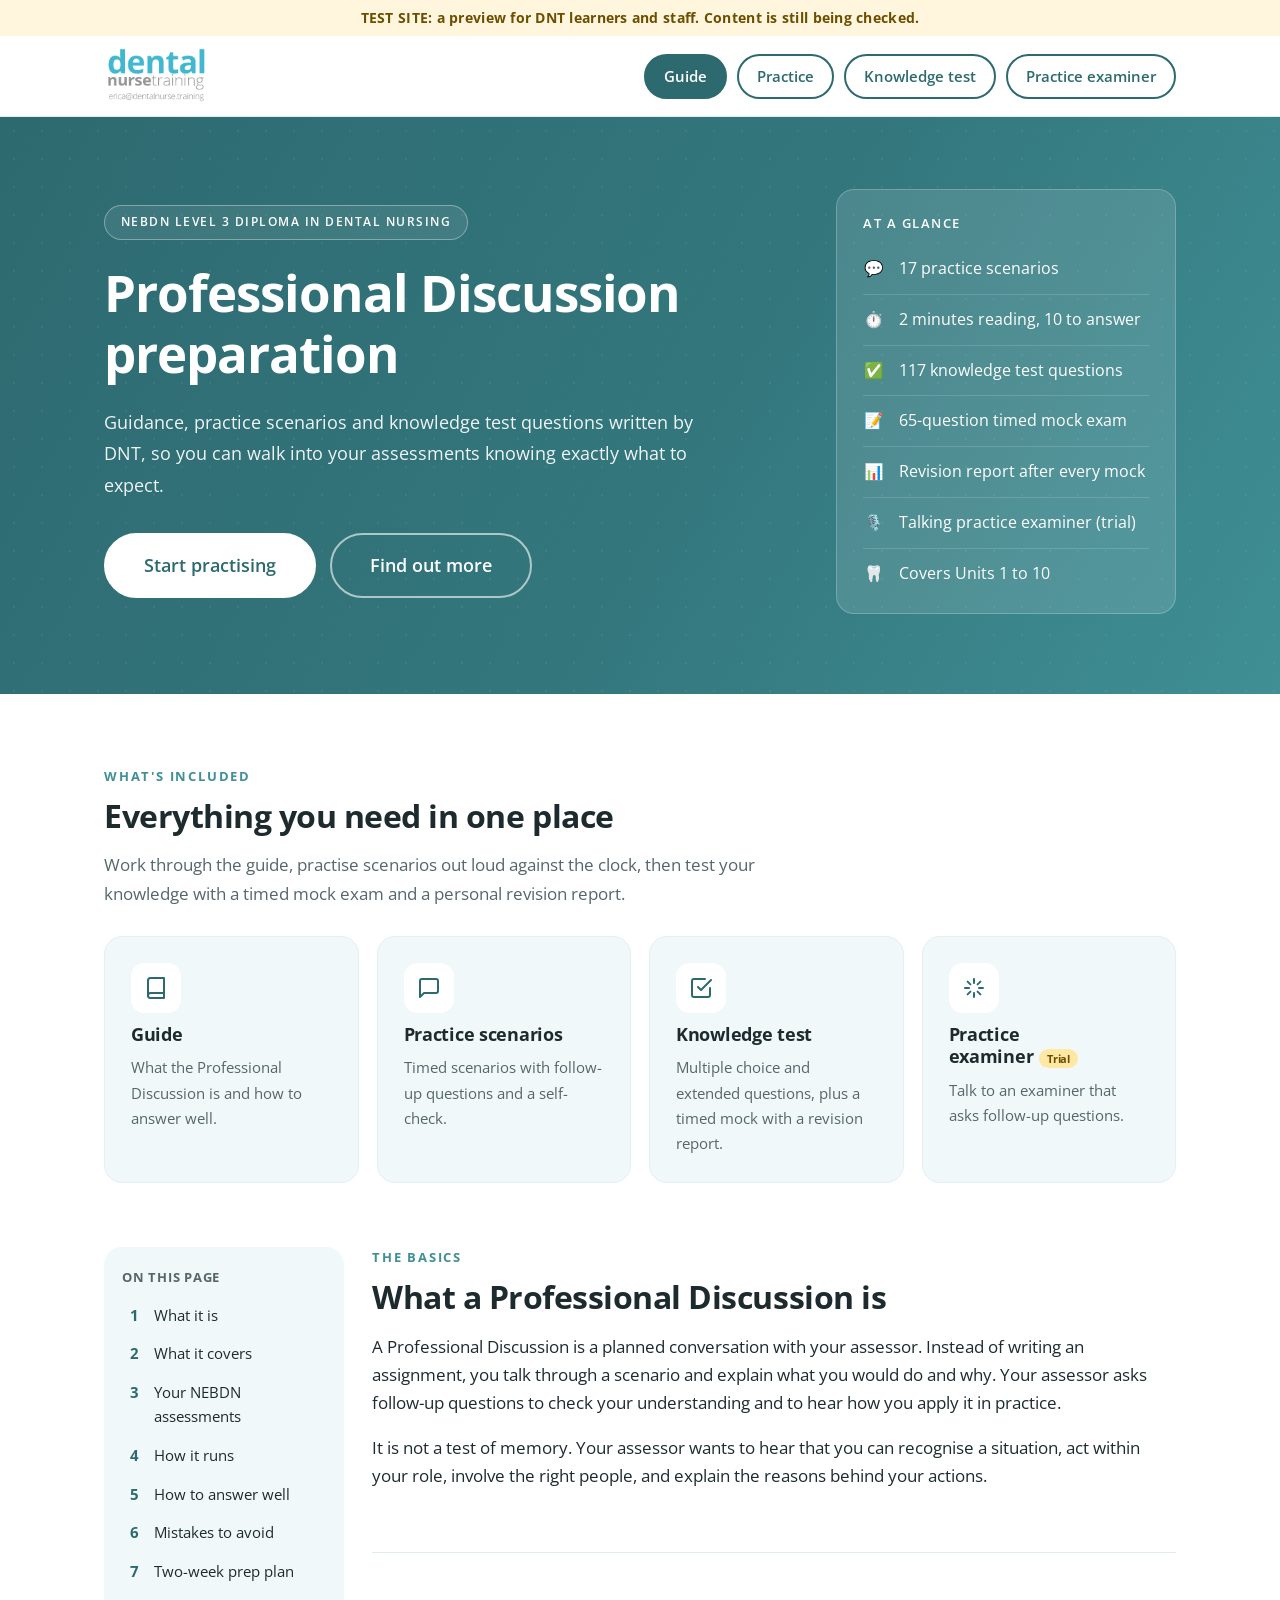
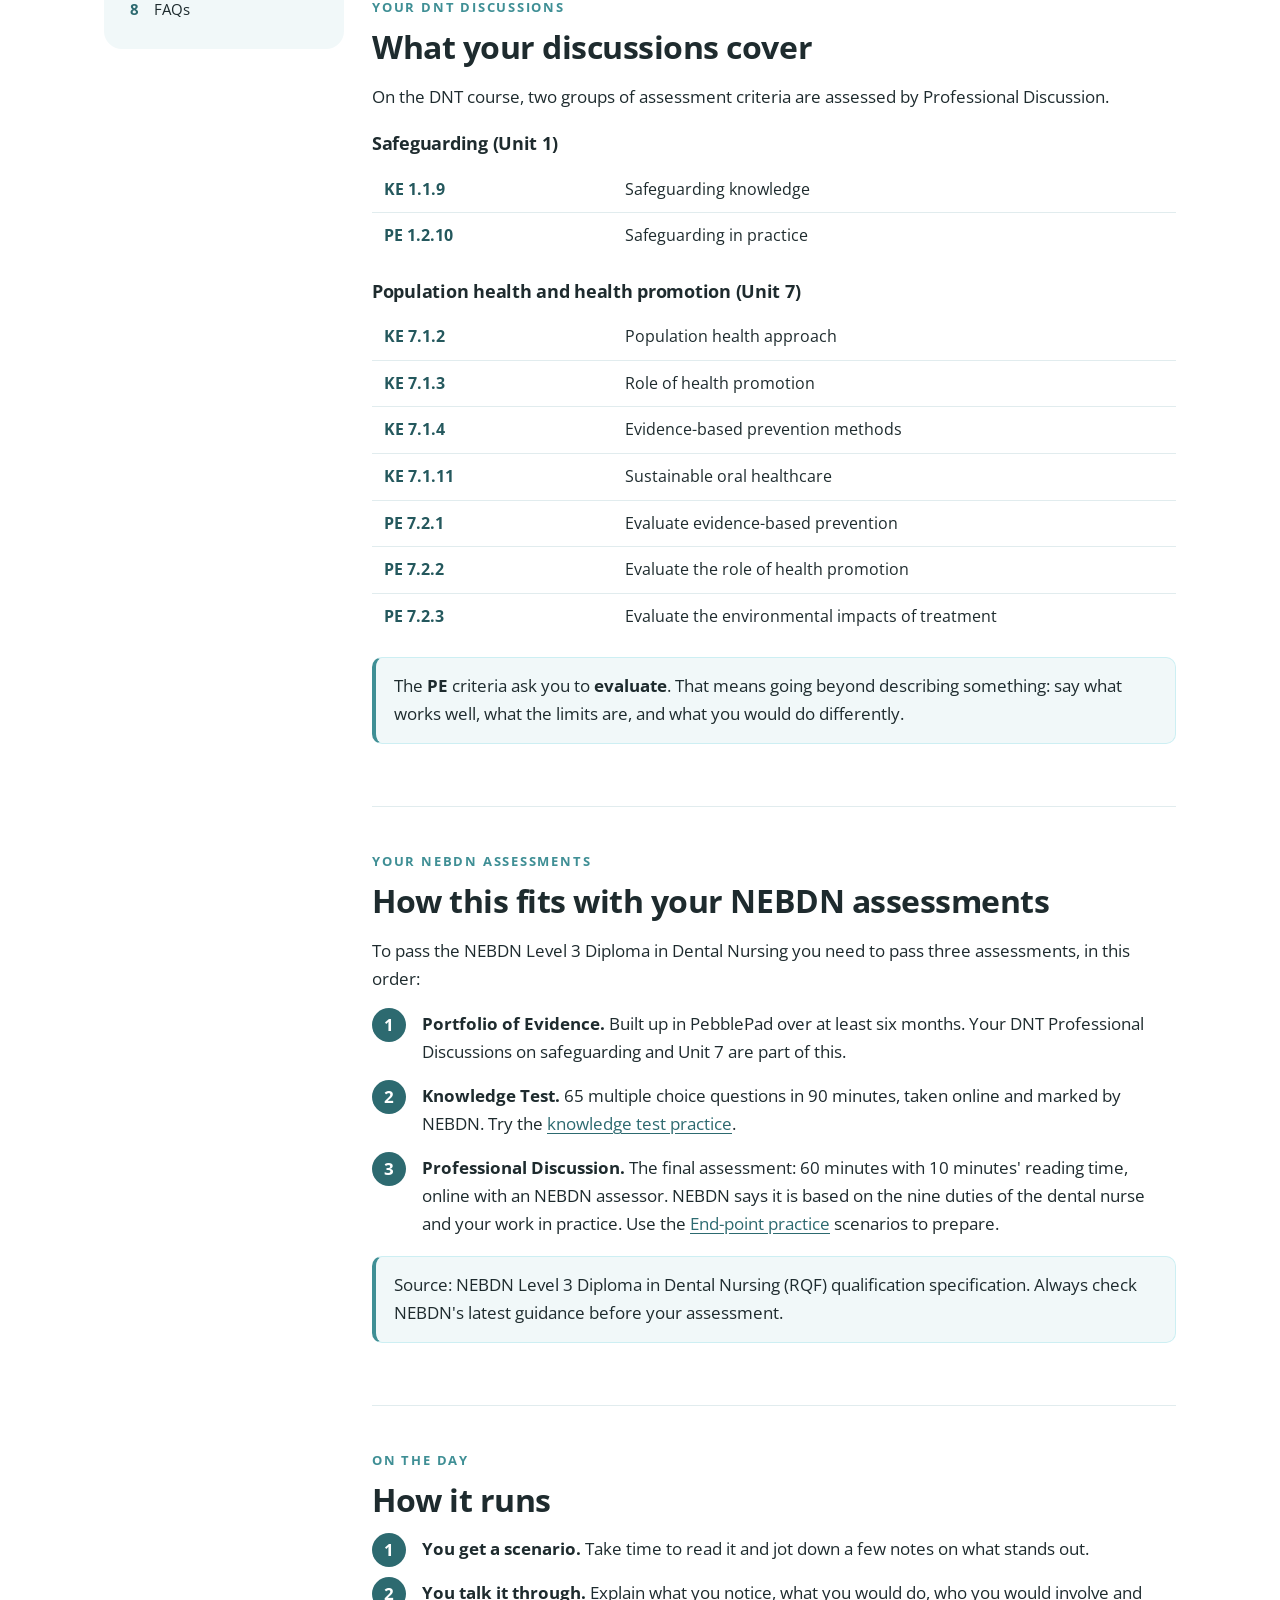
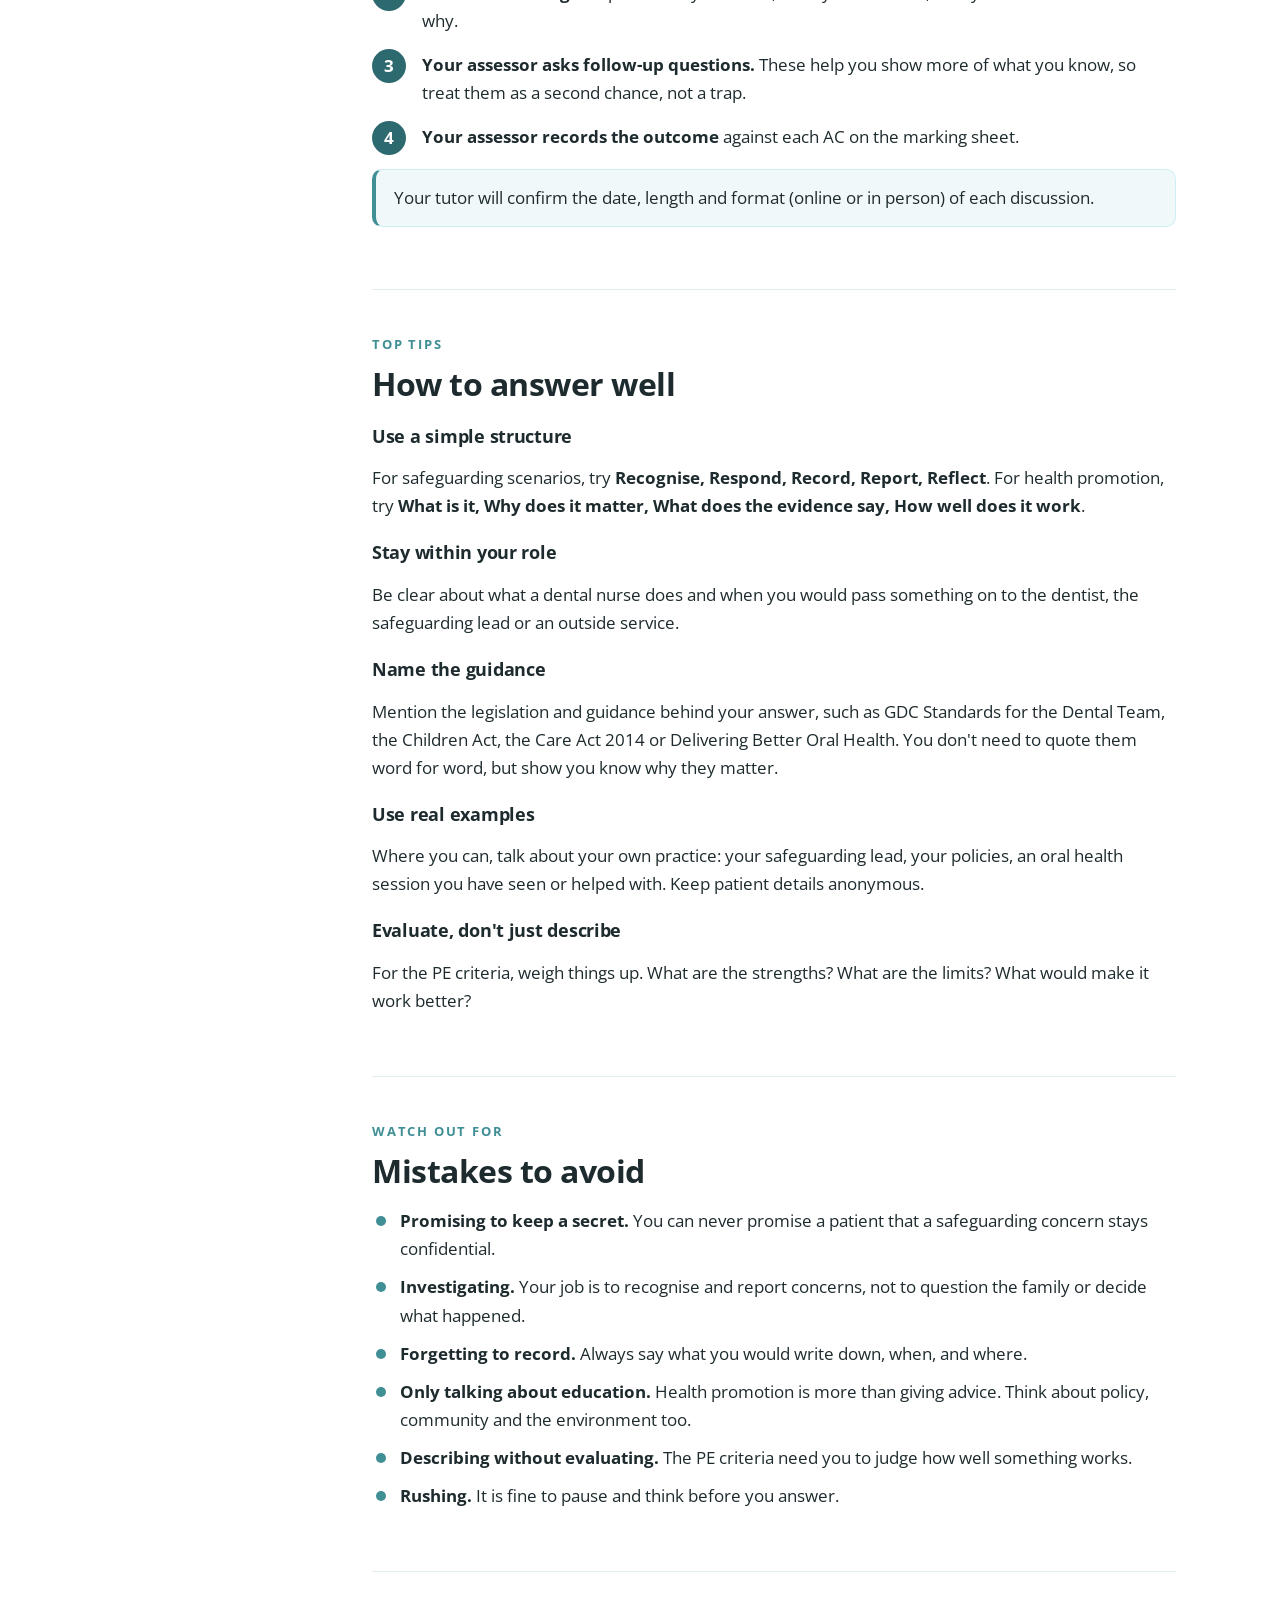
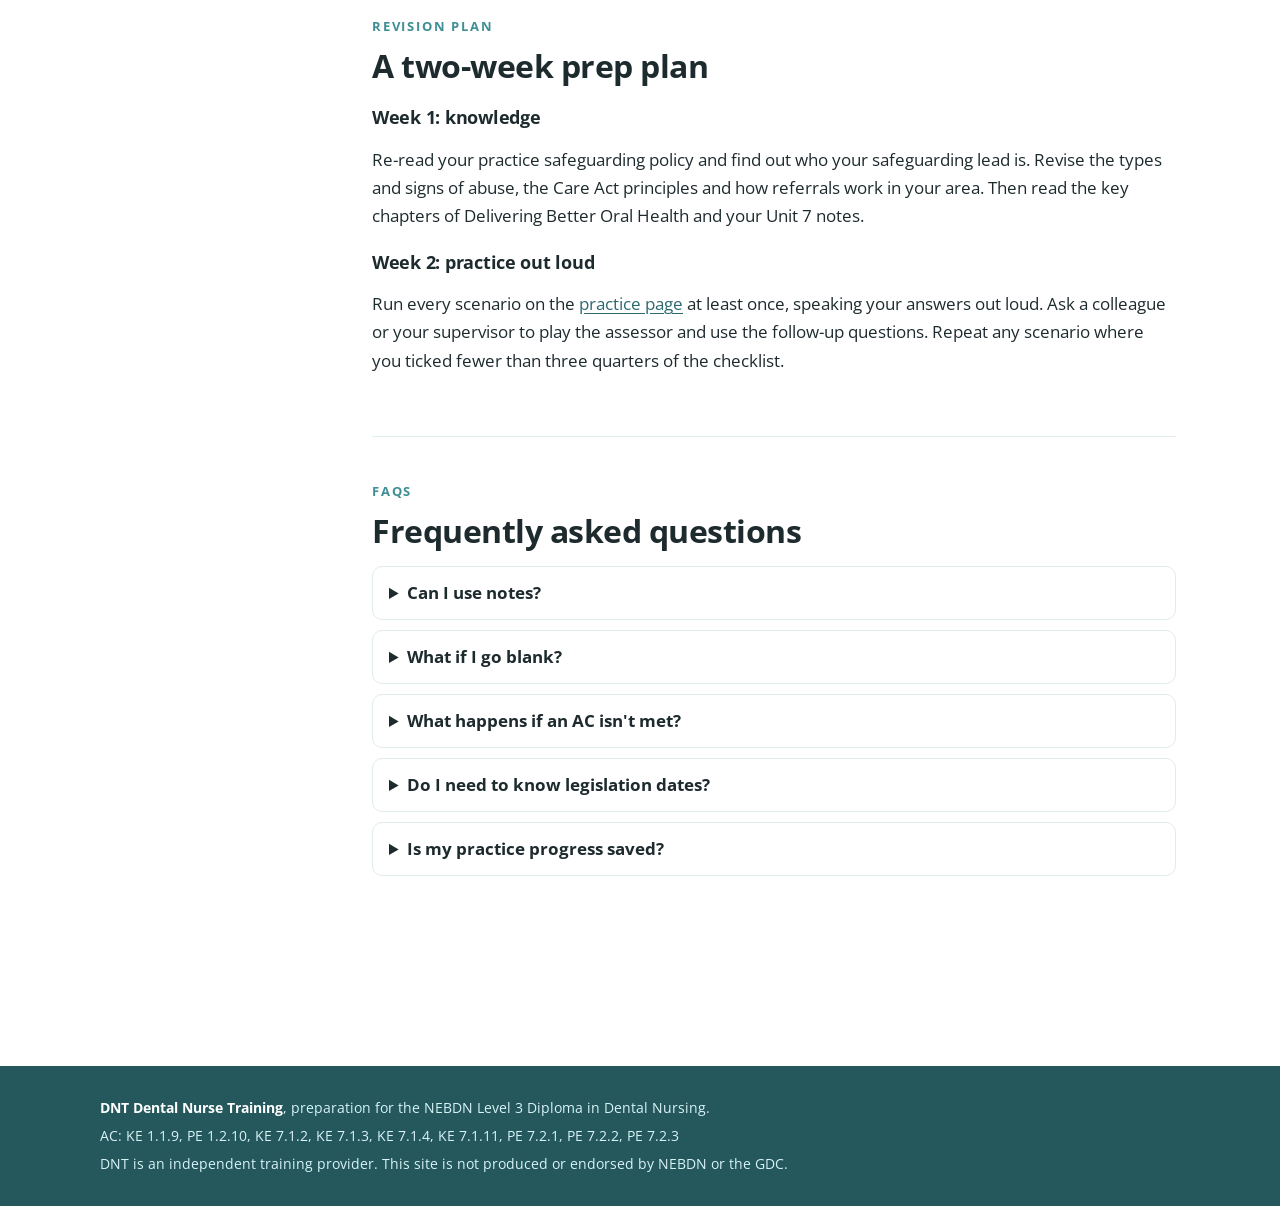
<file: index.html>
<!doctype html>
<html lang="en-GB">
<head>
<meta charset="utf-8">
<meta name="viewport" content="width=device-width, initial-scale=1">
<title>Guide | DNT Professional Discussion Prep</title>
<meta name="description" content="How to prepare for your DNT Professional Discussion on safeguarding and health promotion.">
<meta name="robots" content="noindex">
<link rel="icon" href="assets/dnt-logo.png">
<link rel="stylesheet" href="assets/style.css">
</head>
<body>
<div class="test-banner">TEST SITE: a preview for DNT learners and staff. Content is still being checked.</div>
<header class="site-header">
  <div class="inner">
    <a class="logo-box" href="index.html"><img src="assets/dnt-logo.png" alt="DNT logo"></a>
    <span class="brand">Dental Nurse Training</span>
    <nav class="site-nav" aria-label="Main">
      <a href="index.html" aria-current="page">Guide</a>
      <a href="practice.html">Practice</a>
      <a href="knowledge.html">Knowledge test</a>
      <a href="assessor.html">Practice examiner</a>
    </nav>
  </div>
</header>
<div class="hero"><div class="inner"><div class="hero-grid">
  <div>
    <span class="eyebrow">NEBDN Level 3 Diploma in Dental Nursing</span>
    <h1>Professional Discussion preparation</h1>
    <p>Guidance, practice scenarios and knowledge test questions written by DNT, so you can walk into your assessments knowing exactly what to expect.</p>
    <div class="btn-row">
      <a class="btn light" href="practice.html">Start practising</a>
      <a class="btn ghost" href="#what">Find out more</a>
    </div>
  </div>
  <aside class="glance" aria-label="At a glance">
    <h2>At a glance</h2>
    <ul>
      <li><span class="em">💬</span> 17 practice scenarios</li>
      <li><span class="em">⏱️</span> 2 minutes reading, 10 to answer</li>
      <li><span class="em">✅</span> 117 knowledge test questions</li>
      <li><span class="em">📝</span> 65-question timed mock exam</li>
      <li><span class="em">📊</span> Revision report after every mock</li>
      <li><span class="em">🎙️</span> Talking practice examiner (trial)</li>
      <li><span class="em">🦷</span> Covers Units 1 to 10</li>
    </ul>
  </aside>
</div></div></div>
<div class="features">
  <span class="label">What's included</span>
  <h2>Everything you need in one place</h2>
  <p class="lead" style="max-width:680px;margin:0 0 28px">Work through the guide, practise scenarios out loud against the clock, then test your knowledge with a timed mock exam and a personal revision report.</p>
  <div class="grid">
      <a class="card feature" href="index.html#what">
        <div class="icon"><svg viewBox="0 0 24 24" fill="none" stroke="currentColor" stroke-width="2" stroke-linecap="round" stroke-linejoin="round"><path d="M4 19.5A2.5 2.5 0 0 1 6.5 17H20"/><path d="M6.5 2H20v20H6.5A2.5 2.5 0 0 1 4 19.5v-15A2.5 2.5 0 0 1 6.5 2z"/></svg></div>
        <h3>Guide</h3>
        <p>What the Professional Discussion is and how to answer well.</p>
      </a>
      <a class="card feature" href="practice.html">
        <div class="icon"><svg viewBox="0 0 24 24" fill="none" stroke="currentColor" stroke-width="2" stroke-linecap="round" stroke-linejoin="round"><path d="M21 15a2 2 0 0 1-2 2H7l-4 4V5a2 2 0 0 1 2-2h14a2 2 0 0 1 2 2z"/></svg></div>
        <h3>Practice scenarios</h3>
        <p>Timed scenarios with follow-up questions and a self-check.</p>
      </a>
      <a class="card feature" href="knowledge.html">
        <div class="icon"><svg viewBox="0 0 24 24" fill="none" stroke="currentColor" stroke-width="2" stroke-linecap="round" stroke-linejoin="round"><path d="M9 11l3 3L22 4"/><path d="M21 12v7a2 2 0 0 1-2 2H5a2 2 0 0 1-2-2V5a2 2 0 0 1 2-2h11"/></svg></div>
        <h3>Knowledge test</h3>
        <p>Multiple choice and extended questions, plus a timed mock with a revision report.</p>
      </a>
      <a class="card feature" href="assessor.html">
        <div class="icon"><svg viewBox="0 0 24 24" fill="none" stroke="currentColor" stroke-width="2" stroke-linecap="round" stroke-linejoin="round"><path d="M12 3v4M12 17v4M3 12h4M17 12h4M5.6 5.6l2.8 2.8M15.6 15.6l2.8 2.8M5.6 18.4l2.8-2.8M15.6 8.4l2.8-2.8"/></svg></div>
        <h3>Practice examiner<span class="soon">Trial</span></h3>
        <p>Talk to an examiner that asks follow-up questions.</p>
      </a>
  </div>
</div>
<main>
  <div class="guide-layout">
    <nav class="toc" aria-label="Contents">
      <strong>On this page</strong>
      <ol>
      <li><a href="#what">What it is</a></li>
      <li><a href="#acs">What it covers</a></li>
      <li><a href="#nebdn">Your NEBDN assessments</a></li>
      <li><a href="#how">How it runs</a></li>
      <li><a href="#answer">How to answer well</a></li>
      <li><a href="#mistakes">Mistakes to avoid</a></li>
      <li><a href="#plan">Two-week prep plan</a></li>
      <li><a href="#faq">FAQs</a></li>
      </ol>
    </nav>
    <div>
  <section class="panel" id="what">
    <span class="label">The basics</span>
    <h2>What a Professional Discussion is</h2>
    <p>A Professional Discussion is a planned conversation with your assessor. Instead of writing an assignment, you talk through a scenario and explain what you would do and why. Your assessor asks follow-up questions to check your understanding and to hear how you apply it in practice.</p>
    <p>It is not a test of memory. Your assessor wants to hear that you can recognise a situation, act within your role, involve the right people, and explain the reasons behind your actions.</p>
  </section>
  <section class="panel" id="acs">
    <span class="label">Your DNT discussions</span>
    <h2>What your discussions cover</h2>
    <p>On the DNT course, two groups of assessment criteria are assessed by Professional Discussion.</p>
    <h3>Safeguarding (Unit 1)</h3>
    <table class="simple">
      <tr><th>KE 1.1.9</th><td>Safeguarding knowledge</td></tr>
      <tr><th>PE 1.2.10</th><td>Safeguarding in practice</td></tr>
    </table>
    <h3>Population health and health promotion (Unit 7)</h3>
    <table class="simple">
      <tr><th>KE 7.1.2</th><td>Population health approach</td></tr>
      <tr><th>KE 7.1.3</th><td>Role of health promotion</td></tr>
      <tr><th>KE 7.1.4</th><td>Evidence-based prevention methods</td></tr>
      <tr><th>KE 7.1.11</th><td>Sustainable oral healthcare</td></tr>
      <tr><th>PE 7.2.1</th><td>Evaluate evidence-based prevention</td></tr>
      <tr><th>PE 7.2.2</th><td>Evaluate the role of health promotion</td></tr>
      <tr><th>PE 7.2.3</th><td>Evaluate the environmental impacts of treatment</td></tr>
    </table>
    <div class="info">The <strong>PE</strong> criteria ask you to <strong>evaluate</strong>. That means going beyond describing something: say what works well, what the limits are, and what you would do differently.</div>
  </section>
  <section class="panel" id="nebdn">
    <span class="label">Your NEBDN assessments</span>
    <h2>How this fits with your NEBDN assessments</h2>
    <p>To pass the NEBDN Level 3 Diploma in Dental Nursing you need to pass three assessments, in this order:</p>
    <ol class="steps">
      <li><strong>Portfolio of Evidence.</strong> Built up in PebblePad over at least six months. Your DNT Professional Discussions on safeguarding and Unit 7 are part of this.</li>
      <li><strong>Knowledge Test.</strong> 65 multiple choice questions in 90 minutes, taken online and marked by NEBDN. Try the <a href="knowledge.html">knowledge test practice</a>.</li>
      <li><strong>Professional Discussion.</strong> The final assessment: 60 minutes with 10 minutes' reading time, online with an NEBDN assessor. NEBDN says it is based on the nine duties of the dental nurse and your work in practice. Use the <a href="practice.html">End-point practice</a> scenarios to prepare.</li>
    </ol>
    <div class="info">Source: NEBDN Level 3 Diploma in Dental Nursing (RQF) qualification specification. Always check NEBDN's latest guidance before your assessment.</div>
  </section>
  <section class="panel" id="how">
    <span class="label">On the day</span>
    <h2>How it runs</h2>
    <ol class="steps">
      <li><strong>You get a scenario.</strong> Take time to read it and jot down a few notes on what stands out.</li>
      <li><strong>You talk it through.</strong> Explain what you notice, what you would do, who you would involve and why.</li>
      <li><strong>Your assessor asks follow-up questions.</strong> These help you show more of what you know, so treat them as a second chance, not a trap.</li>
      <li><strong>Your assessor records the outcome</strong> against each AC on the marking sheet.</li>
    </ol>
    <div class="info">Your tutor will confirm the date, length and format (online or in person) of each discussion.</div>
  </section>
  <section class="panel" id="answer">
    <span class="label">Top tips</span>
    <h2>How to answer well</h2>
    <h3>Use a simple structure</h3>
    <p>For safeguarding scenarios, try <strong>Recognise, Respond, Record, Report, Reflect</strong>. For health promotion, try <strong>What is it, Why does it matter, What does the evidence say, How well does it work</strong>.</p>
    <h3>Stay within your role</h3>
    <p>Be clear about what a dental nurse does and when you would pass something on to the dentist, the safeguarding lead or an outside service.</p>
    <h3>Name the guidance</h3>
    <p>Mention the legislation and guidance behind your answer, such as GDC Standards for the Dental Team, the Children Act, the Care Act 2014 or Delivering Better Oral Health. You don't need to quote them word for word, but show you know why they matter.</p>
    <h3>Use real examples</h3>
    <p>Where you can, talk about your own practice: your safeguarding lead, your policies, an oral health session you have seen or helped with. Keep patient details anonymous.</p>
    <h3>Evaluate, don't just describe</h3>
    <p>For the PE criteria, weigh things up. What are the strengths? What are the limits? What would make it work better?</p>
  </section>
  <section class="panel" id="mistakes">
    <span class="label">Watch out for</span>
    <h2>Mistakes to avoid</h2>
    <ul class="ticks">
      <li><strong>Promising to keep a secret.</strong> You can never promise a patient that a safeguarding concern stays confidential.</li>
      <li><strong>Investigating.</strong> Your job is to recognise and report concerns, not to question the family or decide what happened.</li>
      <li><strong>Forgetting to record.</strong> Always say what you would write down, when, and where.</li>
      <li><strong>Only talking about education.</strong> Health promotion is more than giving advice. Think about policy, community and the environment too.</li>
      <li><strong>Describing without evaluating.</strong> The PE criteria need you to judge how well something works.</li>
      <li><strong>Rushing.</strong> It is fine to pause and think before you answer.</li>
    </ul>
  </section>
  <section class="panel" id="plan">
    <span class="label">Revision plan</span>
    <h2>A two-week prep plan</h2>
    <h3>Week 1: knowledge</h3>
    <p>Re-read your practice safeguarding policy and find out who your safeguarding lead is. Revise the types and signs of abuse, the Care Act principles and how referrals work in your area. Then read the key chapters of Delivering Better Oral Health and your Unit 7 notes.</p>
    <h3>Week 2: practice out loud</h3>
    <p>Run every scenario on the <a href="practice.html">practice page</a> at least once, speaking your answers out loud. Ask a colleague or your supervisor to play the assessor and use the follow-up questions. Repeat any scenario where you ticked fewer than three quarters of the checklist.</p>
  </section>
  <section class="panel" id="faq">
    <span class="label">FAQs</span>
    <h2>Frequently asked questions</h2>
    <details><summary>Can I use notes?</summary><p>Check with your tutor before your discussion. Practise without notes so you are ready either way.</p></details>
    <details><summary>What if I go blank?</summary><p>Say so and ask for a moment. You can also ask the assessor to repeat or rephrase the question.</p></details>
    <details><summary>What happens if an AC isn't met?</summary><p>Your assessor will give feedback on what was missing, and you will have the chance to cover it again.</p></details>
    <details><summary>Do I need to know legislation dates?</summary><p>Knowing the names of the main laws and guidance helps, and the year is a bonus. Understanding what they mean for your practice is more important.</p></details>
    <details><summary>Is my practice progress saved?</summary><p>Your checklist scores are saved in your own browser on this device only. Clearing your browser data will remove them.</p></details>
  </section>
    </div>
  </div>
</main>
<footer class="site-footer">
  <div class="inner">
    <p><strong>DNT Dental Nurse Training</strong>, preparation for the NEBDN Level 3 Diploma in Dental Nursing.</p>
    <p>AC: KE 1.1.9, PE 1.2.10, KE 7.1.2, KE 7.1.3, KE 7.1.4, KE 7.1.11, PE 7.2.1, PE 7.2.2, PE 7.2.3</p>
    <p>DNT is an independent training provider. This site is not produced or endorsed by NEBDN or the GDC.</p>
  </div>
</footer>
</body>
</html>
</file>
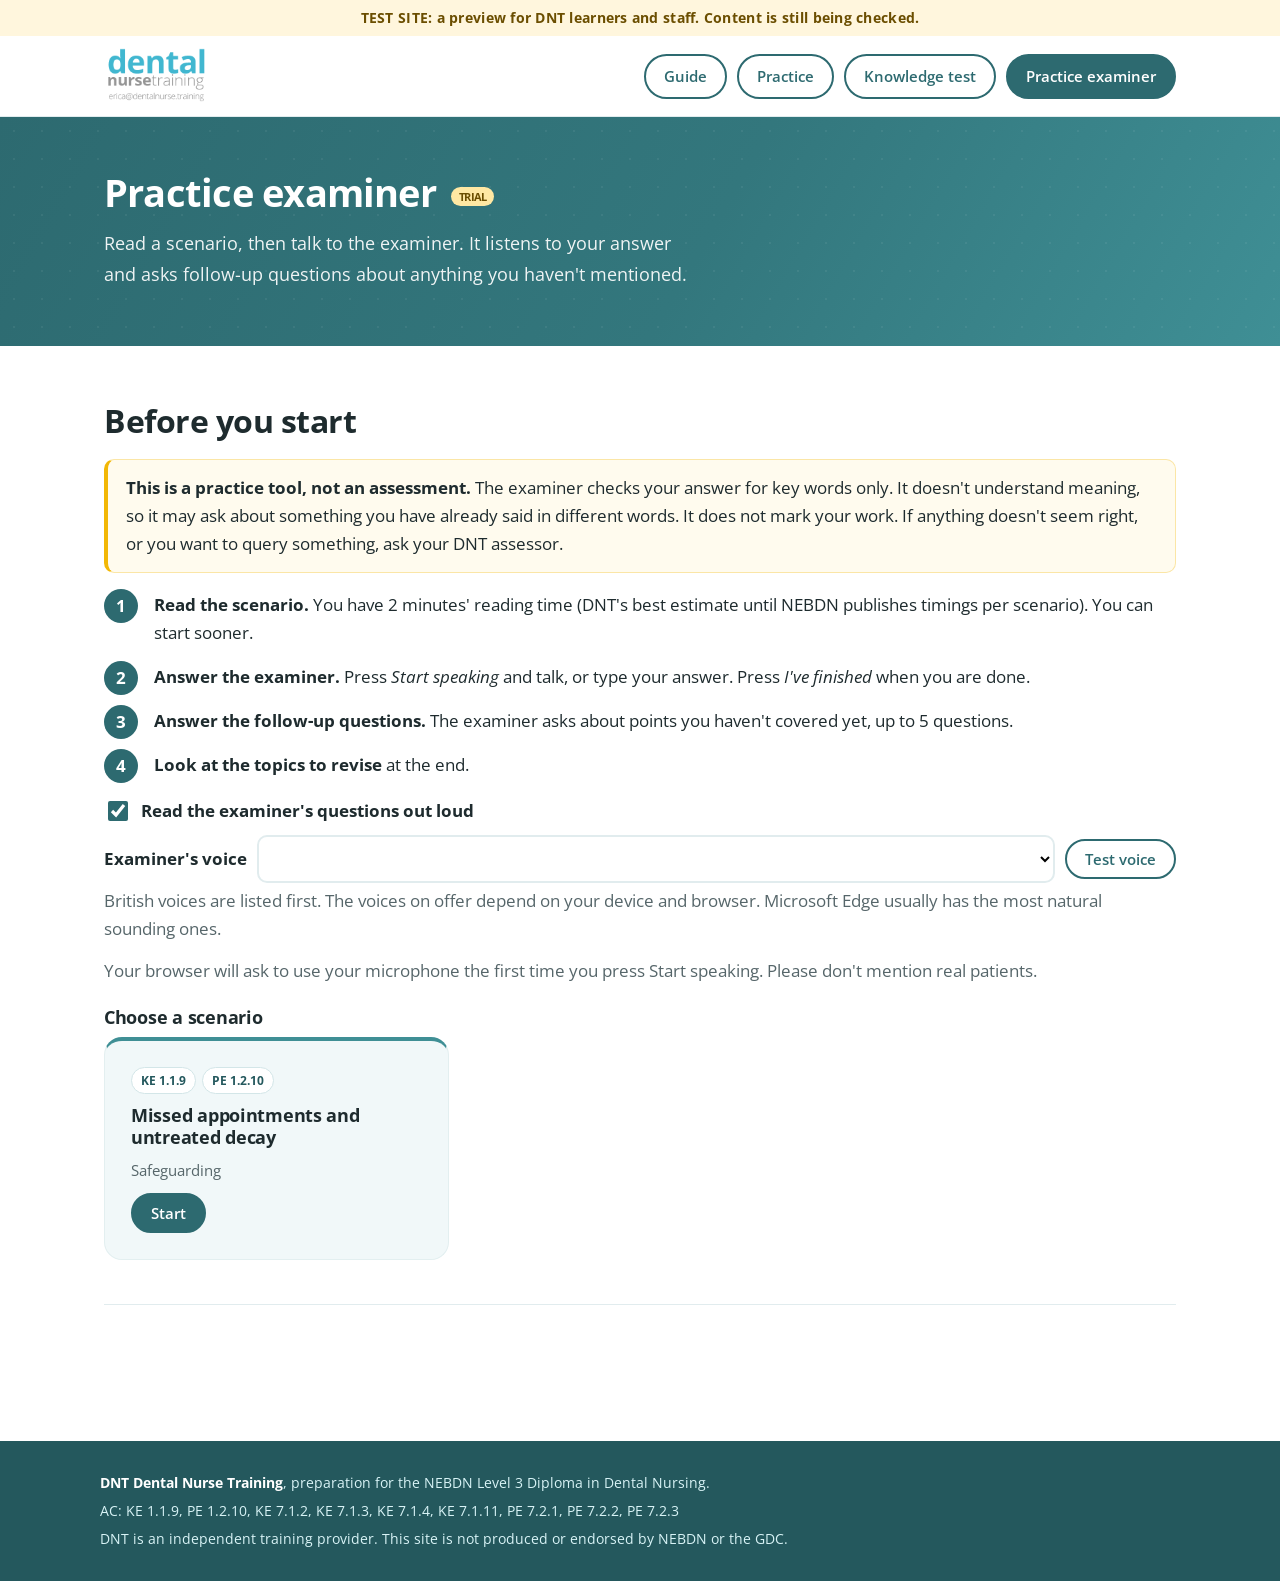
<file: assessor.html>
<!doctype html>
<html lang="en-GB">
<head>
<meta charset="utf-8">
<meta name="viewport" content="width=device-width, initial-scale=1">
<title>Practice examiner | DNT Professional Discussion Prep</title>
<meta name="description" content="Practise a Professional Discussion with a talking examiner.">
<meta name="robots" content="noindex">
<link rel="icon" href="assets/dnt-logo.png">
<link rel="stylesheet" href="assets/style.css">
</head>
<body>
<div class="test-banner">TEST SITE: a preview for DNT learners and staff. Content is still being checked.</div>
<header class="site-header">
  <div class="inner">
    <a class="logo-box" href="index.html"><img src="assets/dnt-logo.png" alt="DNT logo"></a>
    <span class="brand">Dental Nurse Training</span>
    <nav class="site-nav" aria-label="Main">
      <a href="index.html">Guide</a>
      <a href="practice.html">Practice</a>
      <a href="knowledge.html">Knowledge test</a>
      <a href="assessor.html" aria-current="page">Practice examiner</a>
    </nav>
  </div>
</header>
<div class="hero small"><div class="inner">
  <h1>Practice examiner <span class="soon">TRIAL</span></h1>
  <p>Read a scenario, then talk to the examiner. It listens to your answer and asks follow-up questions about anything you haven't mentioned.</p>
</div></div>
<main>
  <section class="panel" id="setup">
    <h2>Before you start</h2>
    <div class="info warn"><strong>This is a practice tool, not an assessment.</strong> The examiner checks your answer for key words only. It doesn't understand meaning, so it may ask about something you have already said in different words. It does not mark your work. If anything doesn't seem right, or you want to query something, ask your DNT assessor.</div>
    <ol class="steps">
      <li><strong>Read the scenario.</strong> You have 2 minutes' reading time (DNT's best estimate until NEBDN publishes timings per scenario). You can start sooner.</li>
      <li><strong>Answer the examiner.</strong> Press <em>Start speaking</em> and talk, or type your answer. Press <em>I've finished</em> when you are done.</li>
      <li><strong>Answer the follow-up questions.</strong> The examiner asks about points you haven't covered yet, up to 5 questions.</li>
      <li><strong>Look at the topics to revise</strong> at the end.</li>
    </ol>
    <label class="toggle"><input type="checkbox" id="voice-on" checked> Read the examiner's questions out loud</label>
    <div class="voice-choose" id="voice-choose" hidden>
      <label for="voice-pick">Examiner's voice</label>
      <select id="voice-pick" class="select"></select>
      <button class="btn secondary small" id="voice-test" type="button">Test voice</button>
    </div>
    <p class="progress-summary" id="voice-note">British voices are listed first. The voices on offer depend on your device and browser. Microsoft Edge usually has the most natural sounding ones.</p>
    <p class="progress-summary" id="mic-note">Your browser will ask to use your microphone the first time you press Start speaking. Please don't mention real patients.</p>
    <h3>Choose a scenario</h3>
    <div class="grid" id="choices"></div>
  </section>

  <section class="runner" id="runner" hidden>
    <button class="btn secondary small" id="back" type="button">Stop and go back</button>
    <h2 id="r-title"></h2>
    <div class="scenario-text" id="r-prompt"></div>
    <div class="timer-box">
      <div>
        <div class="phase-label" id="r-phase"></div>
        <div class="timer" id="r-timer">0:00</div>
      </div>
    </div>

    <div id="phase-read">
      <p>Use this time to read the scenario and make notes on paper. The examiner will start when the time runs out.</p>
      <button class="btn" id="skip-read" type="button">I'm ready, start now</button>
    </div>

    <div id="phase-talk" hidden>
      <div class="examiner-q" aria-live="polite">
        <div class="phase-label">Examiner</div>
        <p id="question"></p>
        <button class="btn secondary small" id="repeat" type="button">Repeat question</button>
      </div>
      <label class="phase-label" for="answer">Your answer</label>
      <textarea id="answer" class="answer-box" rows="6" placeholder="Press Start speaking and talk, or type your answer here."></textarea>
      <p class="progress-summary" id="mic-status" aria-live="polite"></p>
      <div class="btn-row">
        <button class="btn mic" id="mic" type="button">Start speaking</button>
        <button class="btn" id="done" type="button">I've finished this answer</button>
        <button class="btn secondary" id="skip-q" type="button">Skip this question</button>
      </div>
    </div>

    <div id="phase-end" hidden>
      <h3>End of the discussion</h3>
      <p id="end-summary"></p>
      <div id="revise-wrap">
        <p><strong>Topics you might want to revise.</strong> These are topics the examiner didn't hear you mention. You may have covered some of them in your own words, so check them against your notes.</p>
        <ul class="ticks" id="revise"></ul>
      </div>
      <p id="revise-none" hidden>The examiner heard you mention all of the key topics for this scenario.</p>
      <div class="info warn">This is not a mark. The examiner only checks for key words. Talk to your DNT assessor if you have any questions.</div>
      <div class="btn-row">
        <button class="btn" id="again" type="button">Try this scenario again</button>
        <button class="btn secondary" id="print" type="button">Print or save</button>
        <button class="btn secondary" id="back2" type="button">Back to scenarios</button>
      </div>
    </div>

    <h3>Conversation</h3>
    <ol class="convo" id="log"></ol>
  </section>
</main>
<footer class="site-footer">
  <div class="inner">
    <p><strong>DNT Dental Nurse Training</strong>, preparation for the NEBDN Level 3 Diploma in Dental Nursing.</p>
    <p>AC: KE 1.1.9, PE 1.2.10, KE 7.1.2, KE 7.1.3, KE 7.1.4, KE 7.1.11, PE 7.2.1, PE 7.2.2, PE 7.2.3</p>
    <p>DNT is an independent training provider. This site is not produced or endorsed by NEBDN or the GDC.</p>
  </div>
</footer>
<script src="assets/scenarios.js"></script>
<script src="assets/examiner-data.js"></script>
<script src="assets/examiner.js"></script>
</body>
</html>
</file>
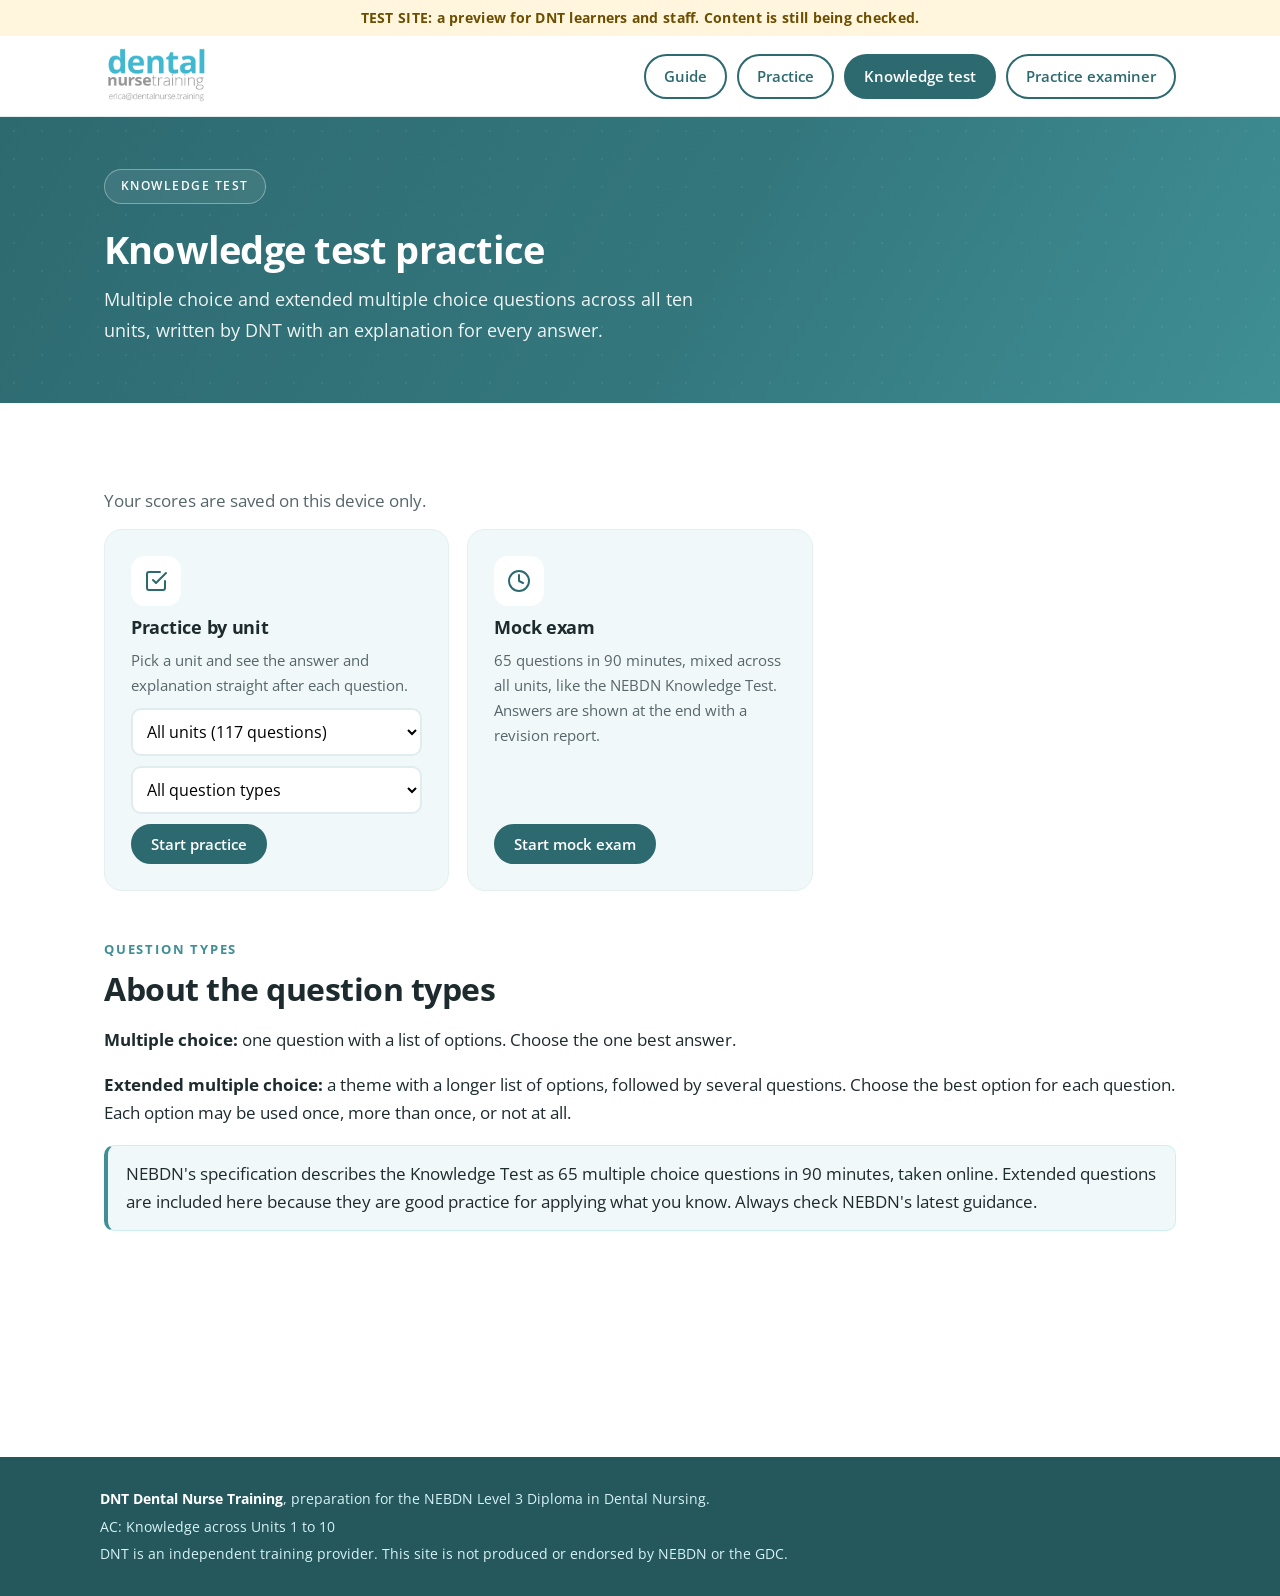
<file: knowledge.html>
<!doctype html>
<html lang="en-GB">
<head>
<meta charset="utf-8">
<meta name="viewport" content="width=device-width, initial-scale=1">
<title>Knowledge test | DNT Professional Discussion Prep</title>
<meta name="description" content="Multiple choice and extended multiple choice knowledge test practice for dental nursing learners.">
<meta name="robots" content="noindex">
<link rel="icon" href="assets/dnt-logo.png">
<link rel="stylesheet" href="assets/style.css">
</head>
<body>
<div class="test-banner">TEST SITE: a preview for DNT learners and staff. Content is still being checked.</div>
<header class="site-header">
  <div class="inner">
    <a class="logo-box" href="index.html"><img src="assets/dnt-logo.png" alt="DNT logo"></a>
    <span class="brand">Dental Nurse Training</span>
    <nav class="site-nav" aria-label="Main">
      <a href="index.html">Guide</a>
      <a href="practice.html">Practice</a>
      <a href="knowledge.html" aria-current="page">Knowledge test</a>
      <a href="assessor.html">Practice examiner</a>
    </nav>
  </div>
</header>
<div class="hero small"><div class="inner">
  <span class="eyebrow">Knowledge test</span>
  <h1>Knowledge test practice</h1>
  <p>Multiple choice and extended multiple choice questions across all ten units, written by DNT with an explanation for every answer.</p>
</div></div>
<main>
  <section id="kt-start">
    <p class="progress-summary" id="kt-progress"></p>
    <div class="grid">
      <article class="card">
        <div class="icon"><svg viewBox="0 0 24 24" fill="none" stroke="currentColor" stroke-width="2" stroke-linecap="round" stroke-linejoin="round"><path d="M9 11l3 3L22 4"/><path d="M21 12v7a2 2 0 0 1-2 2H5a2 2 0 0 1-2-2V5a2 2 0 0 1 2-2h11"/></svg></div>
        <h3>Practice by unit</h3>
        <p>Pick a unit and see the answer and explanation straight after each question.</p>
        <label for="kt-unit" class="sr">Unit</label>
        <select id="kt-unit" class="select"></select>
        <label for="kt-type" class="sr">Question type</label>
        <select id="kt-type" class="select">
          <option value="all">All question types</option>
          <option value="mcq">Multiple choice only</option>
          <option value="emq">Extended multiple choice only</option>
        </select>
        <button class="btn small" id="kt-practice" type="button">Start practice</button>
      </article>
      <article class="card">
        <div class="icon"><svg viewBox="0 0 24 24" fill="none" stroke="currentColor" stroke-width="2" stroke-linecap="round" stroke-linejoin="round"><circle cx="12" cy="12" r="10"/><path d="M12 6v6l4 2"/></svg></div>
        <h3>Mock exam</h3>
        <p>65 questions in 90 minutes, mixed across all units, like the NEBDN Knowledge Test. Answers are shown at the end with a revision report.</p>
        <button class="btn small" id="kt-mock" type="button">Start mock exam</button>
      </article>
    </div>
    <div class="panel" style="margin-top:48px">
      <span class="label">Question types</span>
      <h2>About the question types</h2>
      <p><strong>Multiple choice:</strong> one question with a list of options. Choose the one best answer.</p>
      <p><strong>Extended multiple choice:</strong> a theme with a longer list of options, followed by several questions. Choose the best option for each question. Each option may be used once, more than once, or not at all.</p>
      <div class="info">NEBDN's specification describes the Knowledge Test as 65 multiple choice questions in 90 minutes, taken online. Extended questions are included here because they are good practice for applying what you know. Always check NEBDN's latest guidance.</div>
    </div>
  </section>

  <section class="runner" id="kt-run" hidden aria-live="polite">
    <div class="kt-top">
      <button class="btn secondary small" id="kt-quit" type="button">Finish</button>
      <span class="phase-label" id="kt-count-label"></span>
      <span class="timer kt-timer" id="kt-timer" hidden></span>
    </div>
    <div class="meter"><span id="kt-meter" style="width:0"></span></div>
    <span class="tag" id="kt-unit-label"></span>
    <div class="emq-theme" id="kt-theme" hidden><h3 id="kt-theme-title"></h3><p id="kt-theme-lead"></p></div>
    <h2 id="kt-q"></h2>
    <div class="kt-options" id="kt-options"></div>
    <div class="info" id="kt-expl" hidden></div>
    <div class="btn-row">
      <button class="btn secondary" id="kt-prev" type="button">Previous</button>
      <button class="btn" id="kt-next" type="button">Next</button>
    </div>
  </section>

  <section id="kt-results" hidden>
    <div class="panel">
      <h2>Your results</h2>
      <div class="score-big" id="kt-pct"></div>
      <p class="result" id="kt-score"></p>
    </div>
    <div class="panel" id="kt-report-panel">
      <h2>Your revision report</h2>
      <div id="kt-report"></div>
    </div>
    <div class="panel">
      <h2>Results by unit</h2>
      <div id="kt-byunit"></div>
    </div>
    <div class="panel">
      <h2>Review your answers</h2>
      <div id="kt-review"></div>
    </div>
    <div class="btn-row"><button class="btn" id="kt-again" type="button">Back to start</button></div>
  </section>
</main>
<footer class="site-footer">
  <div class="inner">
    <p><strong>DNT Dental Nurse Training</strong>, preparation for the NEBDN Level 3 Diploma in Dental Nursing.</p>
    <p>AC: Knowledge across Units 1 to 10</p>
    <p>DNT is an independent training provider. This site is not produced or endorsed by NEBDN or the GDC.</p>
  </div>
</footer>
<script src="assets/questions.js"></script>
<script src="assets/knowledge.js"></script>
</body>
</html>
</file>
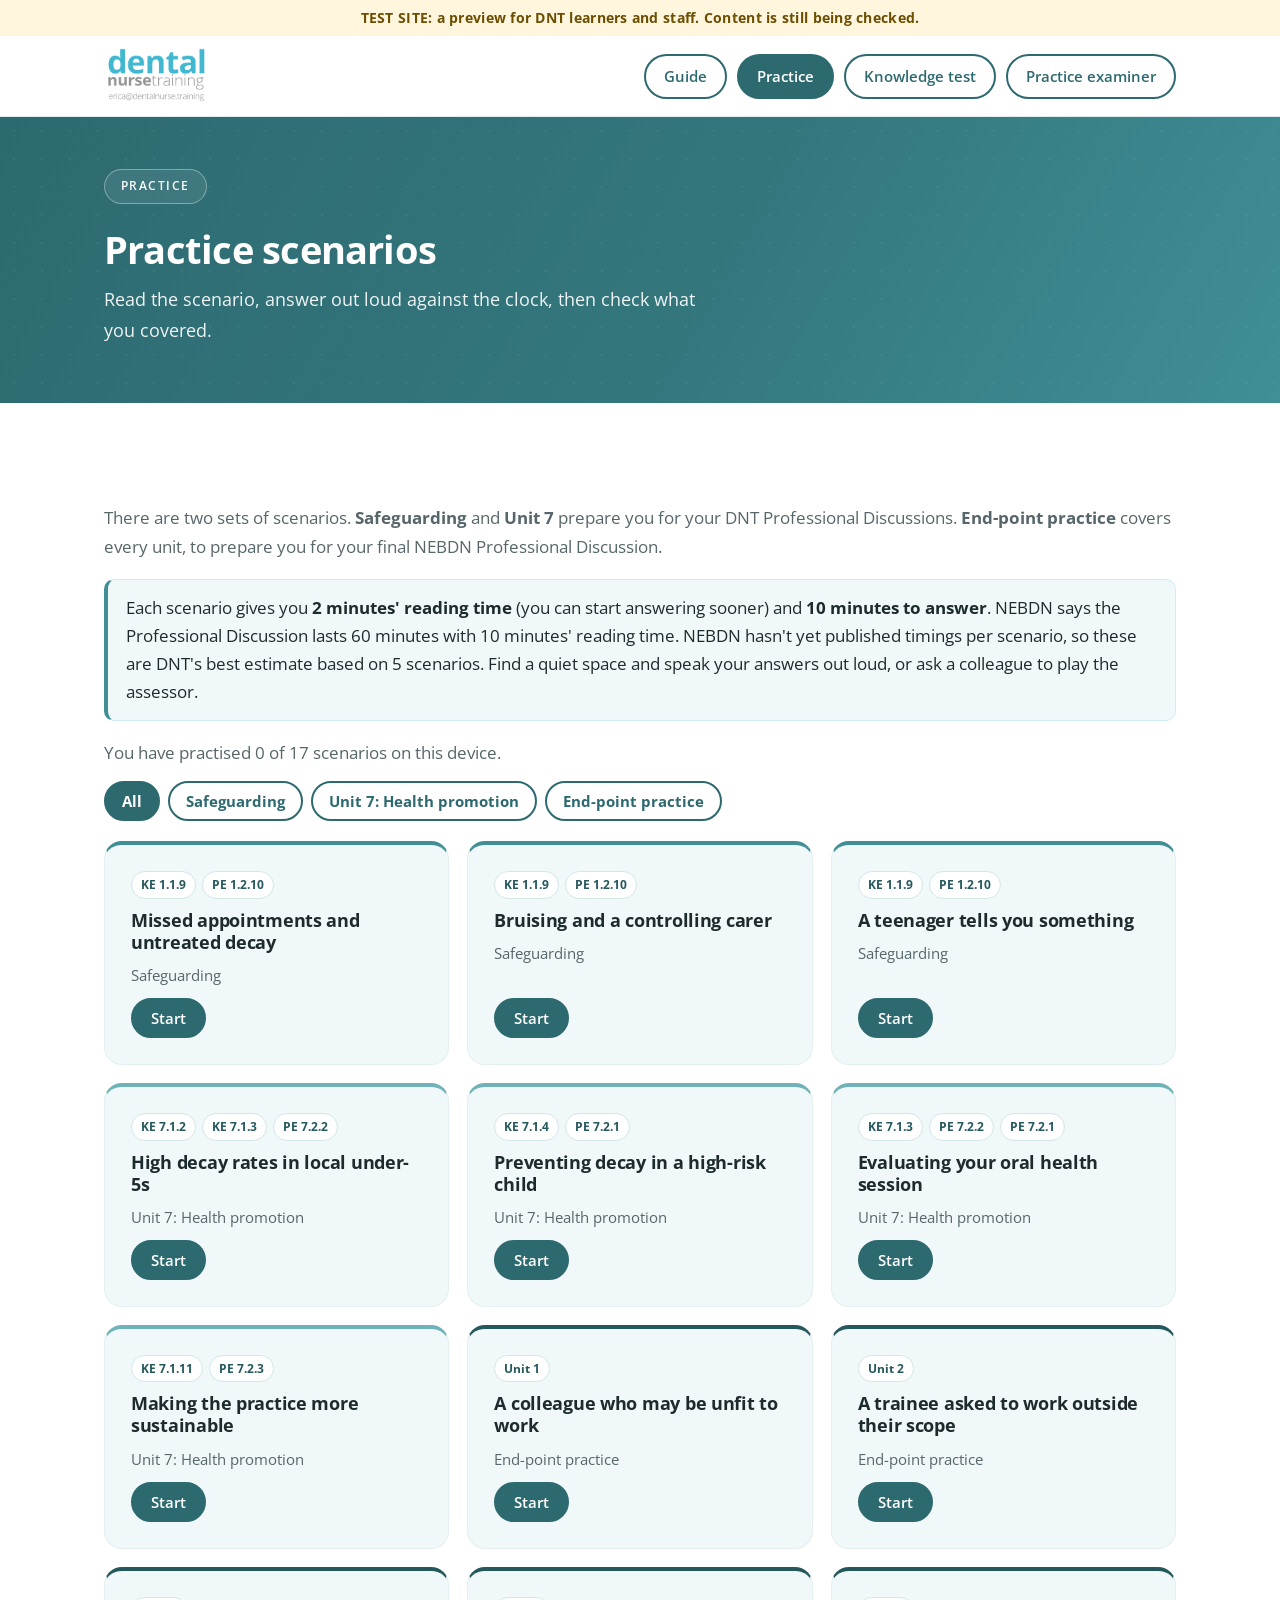
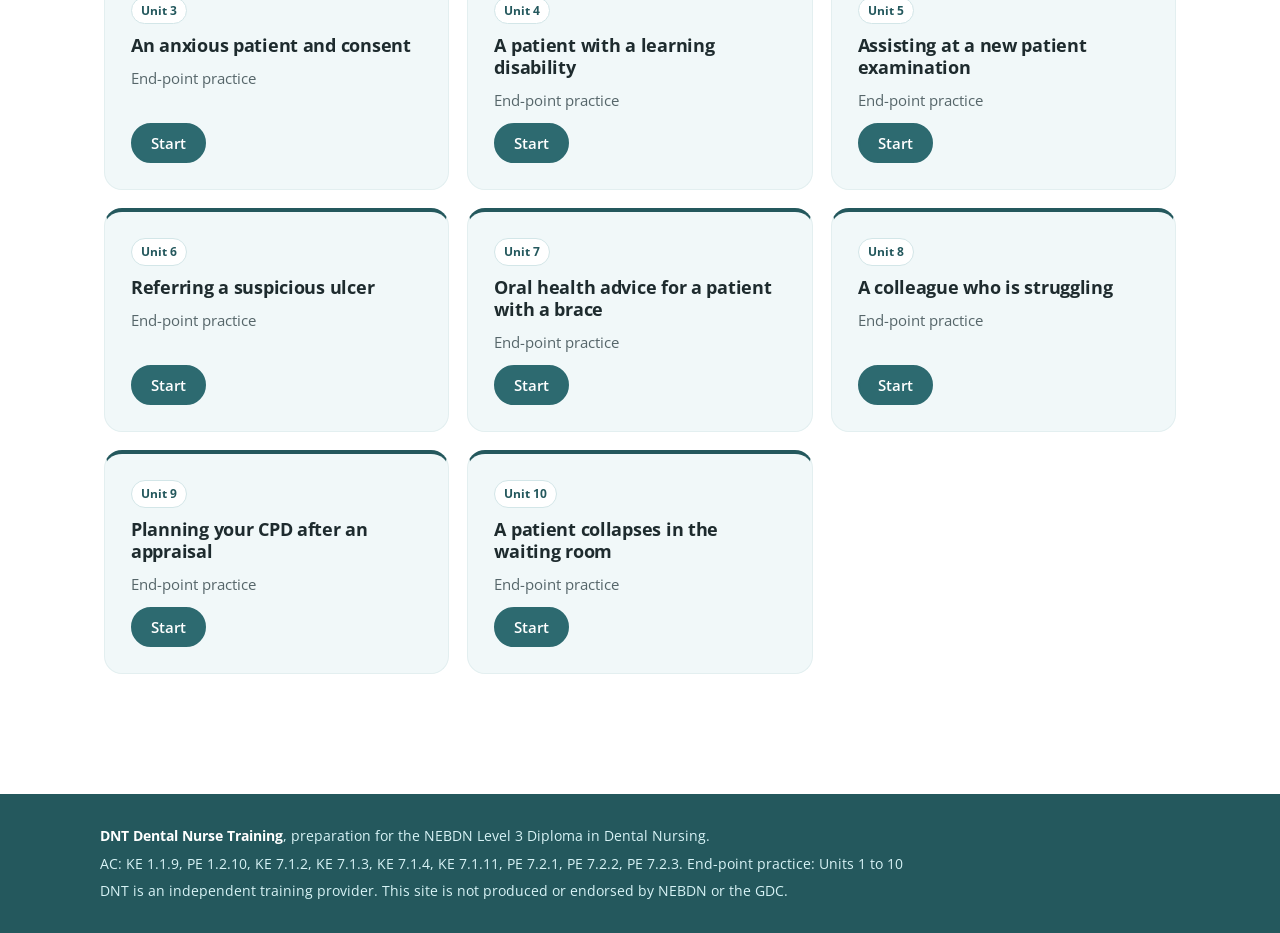
<file: practice.html>
<!doctype html>
<html lang="en-GB">
<head>
<meta charset="utf-8">
<meta name="viewport" content="width=device-width, initial-scale=1">
<title>Practice | DNT Professional Discussion Prep</title>
<meta name="description" content="Timed practice scenarios with follow-up questions and self-check checklists.">
<meta name="robots" content="noindex">
<link rel="icon" href="assets/dnt-logo.png">
<link rel="stylesheet" href="assets/style.css">
</head>
<body>
<div class="test-banner">TEST SITE: a preview for DNT learners and staff. Content is still being checked.</div>
<header class="site-header">
  <div class="inner">
    <a class="logo-box" href="index.html"><img src="assets/dnt-logo.png" alt="DNT logo"></a>
    <span class="brand">Dental Nurse Training</span>
    <nav class="site-nav" aria-label="Main">
      <a href="index.html">Guide</a>
      <a href="practice.html" aria-current="page">Practice</a>
      <a href="knowledge.html">Knowledge test</a>
      <a href="assessor.html">Practice examiner</a>
    </nav>
  </div>
</header>
<div class="hero small"><div class="inner">
  <span class="eyebrow">Practice</span>
  <h1>Practice scenarios</h1>
  <p>Read the scenario, answer out loud against the clock, then check what you covered.</p>
</div></div>
<main>
  <section id="list">
    <p class="lead">There are two sets of scenarios. <strong>Safeguarding</strong> and <strong>Unit 7</strong> prepare you for your DNT Professional Discussions. <strong>End-point practice</strong> covers every unit, to prepare you for your final NEBDN Professional Discussion.</p>
    <div class="info">Each scenario gives you <strong>2 minutes' reading time</strong> (you can start answering sooner) and <strong>10 minutes to answer</strong>. NEBDN says the Professional Discussion lasts 60 minutes with 10 minutes' reading time. NEBDN hasn't yet published timings per scenario, so these are DNT's best estimate based on 5 scenarios. Find a quiet space and speak your answers out loud, or ask a colleague to play the assessor.</div>
    <p class="progress-summary" id="progress"></p>
    <div class="filters" id="filters" role="group" aria-label="Filter scenarios"></div>
    <div class="grid" id="cards"></div>
  </section>

  <section class="runner" id="runner" hidden aria-live="polite">
    <button class="btn secondary small" id="back" type="button">Back to scenarios</button>
    <h2 id="r-title"></h2>
    <div class="tags" id="r-tags"></div>
    <div class="scenario-text" id="r-prompt"></div>

    <div id="phase-timer">
      <div class="timer-box">
        <div>
          <div class="phase-label" id="r-phase"></div>
          <div class="timer" id="r-timer">0:00</div>
        </div>
        <div class="btn-row">
          <button class="btn" id="r-next" type="button">Start answering</button>
          <button class="btn secondary" id="r-pause" type="button">Pause</button>
        </div>
      </div>
      <p id="r-hint" class="progress-summary"></p>
    </div>

    <div id="phase-followups" hidden>
      <h3>Follow-up questions</h3>
      <p>Answer each one out loud. If someone is practising with you, they can read these out.</p>
      <ol class="followups" id="r-followups"></ol>
      <button class="btn" id="r-tocheck" type="button">I've finished, check my answer</button>
    </div>

    <div id="phase-check" hidden>
      <h3>Did you cover these?</h3>
      <p>Be honest. Only tick a point if you actually said it.</p>
      <div class="checklist" id="r-checklist"></div>
      <div class="meter"><span id="r-meter" style="width:0"></span></div>
      <div class="result" id="r-result"></div>
      <div class="btn-row">
        <button class="btn" id="r-save" type="button">Save my score</button>
        <button class="btn secondary" id="r-again" type="button">Try again</button>
      </div>
    </div>
  </section>
</main>
<footer class="site-footer">
  <div class="inner">
    <p><strong>DNT Dental Nurse Training</strong>, preparation for the NEBDN Level 3 Diploma in Dental Nursing.</p>
    <p>AC: KE 1.1.9, PE 1.2.10, KE 7.1.2, KE 7.1.3, KE 7.1.4, KE 7.1.11, PE 7.2.1, PE 7.2.2, PE 7.2.3. End-point practice: Units 1 to 10</p>
    <p>DNT is an independent training provider. This site is not produced or endorsed by NEBDN or the GDC.</p>
  </div>
</footer>
<script src="assets/scenarios.js"></script>
<script src="assets/practice.js"></script>
</body>
</html>
</file>
<file: assets/style.css>
@import url("https://fonts.googleapis.com/css2?family=Open+Sans:wght@400;600;700&display=swap");
:root {
  --teal: #3F8F95;
  --teal-dark: #2D6A70;
  --teal-deep: #24585D;
  --teal-light: #E6F2F3;
  --teal-wash: #F1F8F9;
  --ink: #1E2B2E;
  --muted: #56666A;
  --line: #E1ECEE;
  --bg: #FFFFFF;
  --card: #FFFFFF;
  --ok: #2E7D32;
  --bad: #C62828;
  --shadow: none;
  --shadow-hover: 0 8px 24px rgba(36, 88, 93, 0.12);
  --radius: 18px;
}
* { box-sizing: border-box; }
html { scroll-behavior: smooth; }
body {
  margin: 0;
  font-family: "Open Sans", Arial, Helvetica, sans-serif;
  color: var(--ink);
  background: var(--bg);
  line-height: 1.65;
  font-size: 17px;
  -webkit-font-smoothing: antialiased;
}
a { color: var(--teal-dark); text-underline-offset: 3px; }
img { max-width: 100%; }
h1, h2, h3 { line-height: 1.2; letter-spacing: -0.015em; font-weight: 700; }
.wrap { max-width: 1120px; margin: 0 auto; padding: 0 20px; }

/* Test banner */
.test-banner {
  background: #FFF6DD; color: #6B4E00; text-align: center;
  font-size: 0.85rem; font-weight: bold; padding: 7px 16px; letter-spacing: 0.02em;
}

/* Header */
.site-header {
  background: #fff; color: var(--ink); position: sticky; top: 0; z-index: 10;
  border-bottom: 1px solid var(--line);
}
.site-header .inner {
  max-width: 1120px; margin: 0 auto; padding: 12px 24px;
  display: flex; align-items: center; gap: 14px; flex-wrap: wrap;
}
.logo-box { background: transparent; padding: 0; display: inline-flex; }
.logo-box img { height: 56px; width: auto; display: block; }
.brand { position: absolute; left: -9999px; }
.site-nav { margin-left: auto; display: flex; gap: 10px; flex-wrap: wrap; }
.site-nav a {
  color: var(--teal-dark); text-decoration: none; font-weight: 600; font-size: 0.95rem;
  padding: 8px 18px; border-radius: 999px; border: 2px solid var(--teal-dark);
  transition: background 0.15s, color 0.15s;
}
.site-nav a:hover { background: var(--teal-wash); }
.site-nav a[aria-current="page"] { background: var(--teal-dark); color: #fff; }

/* Hero */
.hero {
  background:
    radial-gradient(rgba(255,255,255,0.06) 1px, transparent 1px) 0 0 / 28px 28px,
    linear-gradient(120deg, #2D6A70 0%, #33777D 55%, #3F8F95 100%);
  color: #fff;
}
.hero .inner { max-width: 1120px; margin: 0 auto; padding: 72px 24px 80px; }
.hero-grid { display: grid; grid-template-columns: 1fr 340px; gap: 48px; align-items: center; }
.hero .eyebrow {
  display: inline-block; border: 1px solid rgba(255,255,255,0.35); background: rgba(255,255,255,0.08);
  padding: 6px 16px; border-radius: 999px; font-size: 0.78rem; font-weight: 600;
  letter-spacing: 0.12em; text-transform: uppercase; margin-bottom: 22px;
}
.hero h1 { margin: 0 0 22px; font-size: 3.2rem; max-width: 680px; letter-spacing: -0.02em; }
.hero p { margin: 0 0 32px; max-width: 600px; font-size: 1.12rem; line-height: 1.75; opacity: 0.92; }
.hero.small .inner { padding: 52px 24px 56px; }
.hero.small h1 { font-size: 2.4rem; margin-bottom: 12px; }
.hero.small p { margin-bottom: 0; }
.glance {
  background: rgba(255,255,255,0.12); border: 1px solid rgba(255,255,255,0.22);
  border-radius: 18px; padding: 26px 26px 14px;
}
.glance h2 { color: #fff; font-size: 0.8rem; letter-spacing: 0.12em; text-transform: uppercase; font-weight: 600; margin: 0 0 12px; }
.glance ul { list-style: none; margin: 0; padding: 0; }
.glance li { display: flex; gap: 14px; align-items: center; padding: 12px 0; border-bottom: 1px solid rgba(255,255,255,0.15); font-size: 0.98rem; }
.glance li:last-child { border-bottom: 0; }
.glance .em { width: 22px; text-align: center; flex: none; }

.btn {
  display: inline-flex; align-items: center; gap: 8px;
  background: var(--teal-dark); color: #fff; border: 2px solid var(--teal-dark);
  padding: 11px 24px; border-radius: 999px; font-weight: 600; font-size: 1rem;
  text-decoration: none; cursor: pointer; font-family: inherit; transition: transform 0.1s, box-shadow 0.15s, background 0.15s;
}
.btn:hover { box-shadow: 0 6px 18px rgba(36, 88, 93, 0.22); transform: translateY(-1px); }
.btn:disabled { opacity: 0.5; cursor: default; transform: none; box-shadow: none; }
.btn.secondary { background: #fff; color: var(--teal-dark); }
.btn.light { background: #fff; color: var(--teal-dark); border-color: #fff; padding: 16px 38px; font-size: 1.1rem; }
.btn.ghost { background: transparent; color: #fff; border-color: rgba(255,255,255,0.6); padding: 16px 38px; font-size: 1.1rem; }
.btn.small { padding: 8px 18px; font-size: 0.92rem; }
.btn-row { display: flex; gap: 14px; flex-wrap: wrap; }

/* Feature cards overlapping hero */
.features { max-width: 1120px; margin: 0 auto; padding: 72px 24px 8px; }
.features .grid { grid-template-columns: repeat(auto-fit, minmax(230px, 1fr)); }
.feature { text-decoration: none; color: inherit; transition: transform 0.15s, box-shadow 0.15s; }
.feature:hover { transform: translateY(-3px); box-shadow: var(--shadow-hover); }
.icon {
  width: 50px; height: 50px; border-radius: 14px; background: #fff; color: var(--teal-dark);
  display: flex; align-items: center; justify-content: center; flex: none;
}
.icon svg { width: 24px; height: 24px; }
.soon { font-size: 0.7rem; background: #FFE8A3; color: #6B4E00; padding: 2px 8px; border-radius: 999px; font-weight: bold; margin-left: 6px; vertical-align: middle; }

/* Layout */
main { max-width: 1120px; margin: 0 auto; padding: 56px 24px 72px; }
section { padding: 28px 0; }
.panel { background: transparent; padding: 0 0 44px; margin: 0 0 44px; border-bottom: 1px solid var(--line); }
.panel:last-child { border-bottom: 0; }
.label { display: block; color: var(--teal); font-size: 0.8rem; font-weight: 700; letter-spacing: 0.14em; text-transform: uppercase; margin: 0 0 10px; }
.panel > h2:first-child, .panel > h1:first-child { margin-top: 0; }
h2 { font-size: 2rem; margin: 0 0 16px; color: var(--ink); }
h3 { font-size: 1.12rem; margin: 22px 0 8px; }
.lead { font-size: 1.08rem; color: var(--muted); }

.guide-layout { display: grid; grid-template-columns: 240px 1fr; gap: 28px; align-items: start; }
.toc {
  position: sticky; top: 96px; background: var(--teal-wash); border-radius: var(--radius);
  padding: 20px 18px;
}
.toc strong { display: block; font-size: 0.8rem; text-transform: uppercase; letter-spacing: 0.06em; color: var(--muted); margin-bottom: 8px; }
.toc ol { margin: 0; padding: 0; list-style: none; counter-reset: t; }
.toc li { counter-increment: t; }
.toc a {
  display: flex; gap: 10px; padding: 7px 8px; border-radius: 8px; text-decoration: none; color: var(--ink); font-size: 0.93rem;
}
.toc a::before { content: counter(t); color: var(--teal-dark); font-weight: bold; min-width: 14px; }
.toc a:hover { background: #fff; }

.info {
  background: var(--teal-wash); border: 1px solid #CDEFF3; border-left: 4px solid var(--teal);
  padding: 14px 18px; border-radius: 10px; margin: 18px 0;
}
.info.warn { background: #FFFBEE; border-color: #FBE6A6; border-left-color: #F2B705; }

table.simple { border-collapse: collapse; width: 100%; margin: 12px 0; font-size: 0.97rem; }
table.simple th, table.simple td { border-bottom: 1px solid var(--line); padding: 10px 12px; text-align: left; vertical-align: top; }
table.simple th { width: 30%; color: var(--teal-deep); white-space: nowrap; }
table.simple tr:last-child th, table.simple tr:last-child td { border-bottom: 0; }

.grid { display: grid; grid-template-columns: repeat(auto-fill, minmax(280px, 1fr)); gap: 18px; }
.card {
  background: var(--teal-wash); border: 1px solid #E3EFF0; border-radius: var(--radius);
  padding: 26px; display: flex; flex-direction: column; gap: 10px;
}
.card h3 { margin: 0; font-size: 1.15rem; }
.card p { margin: 0; color: var(--muted); font-size: 0.95rem; }
.card .btn { align-self: flex-start; margin-top: auto; }
.card.scenario { border-top: 4px solid var(--teal); }
.card.scenario, .card.scenario:hover { transition: box-shadow 0.15s; }
.card.scenario:hover, .feature:hover { box-shadow: var(--shadow-hover); }
.card.scenario.group-u7 { border-top-color: #6FB3B8; }
.card.scenario.group-ep { border-top-color: var(--teal-deep); }
.tags { display: flex; gap: 6px; flex-wrap: wrap; }
.tag { font-size: 0.74rem; background: #fff; border: 1px solid #D3E6E8; color: var(--teal-deep); padding: 3px 9px; border-radius: 999px; font-weight: bold; }
.tag.done { background: #E8F5E9; color: var(--ok); }

details { background: var(--card); border: 1px solid var(--line); border-radius: 10px; padding: 12px 16px; margin: 10px 0; }
details summary { cursor: pointer; font-weight: bold; }
details[open] summary { color: var(--teal-dark); margin-bottom: 6px; }

.steps { counter-reset: s; list-style: none; padding: 0; margin: 0; }
.steps li { counter-increment: s; position: relative; padding-left: 50px; margin: 16px 0; }
.steps li::before {
  content: counter(s); position: absolute; left: 0; top: -2px; width: 34px; height: 34px;
  border-radius: 50%; background: var(--teal-dark); color: #fff; font-weight: bold;
  display: flex; align-items: center; justify-content: center;
}
ul.ticks { list-style: none; padding: 0; }
ul.ticks li { position: relative; padding-left: 28px; margin: 10px 0; }
ul.ticks li::before { content: ""; position: absolute; left: 4px; top: 9px; width: 10px; height: 10px; border-radius: 50%; background: var(--teal); }

/* Practice */
.filters { display: flex; gap: 8px; flex-wrap: wrap; margin: 4px 0 20px; }
.filters button {
  font-family: inherit; font-size: 0.93rem; padding: 8px 16px; border-radius: 999px; font-weight: bold;
  border: 2px solid var(--line); background: #fff; color: var(--ink); cursor: pointer;
}
.filters button { border-color: var(--teal-dark); color: var(--teal-dark); }
.filters button[aria-pressed="true"] { background: var(--teal-dark); border-color: var(--teal-dark); color: #fff; }

.runner { background: #fff; border: 1px solid var(--line); border-radius: var(--radius); padding: 32px 34px; }
.runner[hidden] { display: none; }
.runner h2 { margin-top: 16px; }
.phase-label { text-transform: uppercase; letter-spacing: 0.06em; font-size: 0.8rem; font-weight: bold; color: var(--teal-dark); }
.timer-box {
  display: flex; align-items: center; gap: 22px; flex-wrap: wrap;
  background: var(--teal-wash); border-radius: 12px; padding: 16px 20px; margin: 18px 0;
}
.timer { font-size: 2.8rem; font-weight: bold; font-variant-numeric: tabular-nums; color: var(--teal-deep); line-height: 1; }
.timer.low { color: var(--bad); }
.scenario-text { border-left: 4px solid var(--teal); background: #fff; padding: 4px 0 4px 18px; margin: 16px 0; font-size: 1.08rem; }
.followups li { margin: 8px 0; }
.checklist label { display: flex; gap: 12px; align-items: flex-start; padding: 12px 4px; border-bottom: 1px solid var(--line); cursor: pointer; }
.checklist label:hover { background: var(--teal-wash); }
.checklist input { width: 20px; height: 20px; margin-top: 3px; flex: none; accent-color: var(--teal-dark); }
.result { font-weight: bold; margin: 16px 0; font-size: 1.05rem; }
.meter { height: 10px; background: var(--line); border-radius: 999px; overflow: hidden; margin: 8px 0 4px; }
.meter span { display: block; height: 100%; background: var(--teal); border-radius: 999px; transition: width 0.3s; }
.progress-summary { margin: 0 0 14px; color: var(--muted); }

/* Construction */
.construction { text-align: left; }
.construction .badge {
  display: inline-block; background: #FFE8A3; color: #6B4E00; font-weight: bold;
  font-size: 0.78rem; padding: 4px 12px; border-radius: 999px; letter-spacing: 0.05em;
}

/* Knowledge test */
.sr { position: absolute; left: -9999px; }
.select { font-family: inherit; font-size: 1rem; padding: 10px; border: 2px solid var(--line); border-radius: 10px; width: 100%; background: #fff; }
.settings { display: flex; gap: 16px; flex-wrap: wrap; margin: 4px 0; font-size: 0.95rem; color: var(--muted); }
.kt-top { display: flex; align-items: center; gap: 12px; flex-wrap: wrap; justify-content: space-between; }
.kt-timer { font-size: 1.6rem; margin: 0; }
#kt-unit-label { display: inline-block; margin: 18px 0 0; }
.emq-theme { background: var(--teal-wash); border-radius: 12px; padding: 14px 18px; margin: 14px 0; }
.emq-theme h3 { margin: 0 0 6px; font-size: 1rem; color: var(--teal-deep); }
.emq-theme p { margin: 0; font-size: 0.93rem; color: var(--muted); }
#kt-q { font-size: 1.25rem; margin: 12px 0 18px; }
.kt-options { display: flex; flex-direction: column; gap: 10px; margin-bottom: 18px; }
.kt-options.emq { display: grid; grid-template-columns: repeat(auto-fill, minmax(220px, 1fr)); }
.kt-options button {
  text-align: left; font-family: inherit; font-size: 1rem; padding: 13px 16px;
  border: 2px solid var(--line); border-radius: 12px; background: #fff; color: var(--ink); cursor: pointer;
  transition: border-color 0.15s, background 0.15s;
}
.kt-options button:hover:not(:disabled) { border-color: var(--teal); }
.kt-options button.chosen { border-color: var(--teal-dark); background: var(--teal-light); }
.kt-options button.right { border-color: var(--ok); background: #E8F5E9; }
.kt-options button.wrong { border-color: var(--bad); background: #FFEBEE; }
.kt-options button:disabled { cursor: default; }
.review-item { border-bottom: 1px solid var(--line); padding: 12px 0; }
.review-item p { margin: 4px 0; }
.review-item .ok { color: var(--ok); font-weight: bold; }
.review-item .no { color: var(--bad); font-weight: bold; }
.score-big { font-size: 3.4rem; font-weight: bold; color: var(--teal-deep); line-height: 1; margin: 6px 0; }

/* Footer */
.site-footer { background: #24585D; color: #D8F3F6; font-size: 0.9rem; margin-top: 20px; }
.site-footer .inner { max-width: 1120px; margin: 0 auto; padding: 26px 20px; }
.site-footer p { margin: 4px 0; }
.site-footer strong { color: #fff; }

@media (max-width: 900px) {
  .guide-layout { grid-template-columns: 1fr; }
  .toc { position: static; }
  .hero-grid { grid-template-columns: 1fr; gap: 32px; }
  .hero h1 { font-size: 2.5rem; }
}
@media (max-width: 640px) {
  body { font-size: 16px; }
  .hero .inner { padding: 44px 16px 52px; }
  .hero h1 { font-size: 2rem; }
  .hero.small .inner { padding: 36px 16px 40px; }
  .hero.small h1 { font-size: 1.7rem; }
  .btn.light, .btn.ghost { padding: 13px 26px; font-size: 1rem; }
  h2 { font-size: 1.55rem; }
  .features { padding: 44px 16px 0; }
  .site-header { position: static; }
  .site-header .inner { padding: 10px 16px; }
  .site-nav { margin-left: 0; width: 100%; gap: 6px; }
  .site-nav a { padding: 6px 12px; font-size: 0.85rem; }
  .logo-box img { height: 38px; }
  main, .features { padding-left: 16px; padding-right: 16px; }
  .runner { padding: 22px 18px; }
  table.simple th { white-space: normal; width: 38%; }
  .timer { font-size: 2.2rem; }
}
@media print {
  .site-header, .site-nav, .btn, .filters, .test-banner { display: none !important; }
  .panel, .card { box-shadow: none; border: 1px solid var(--line); }
}

/* Practice examiner */
.toggle { display: flex; gap: 10px; align-items: center; font-weight: bold; margin: 18px 0 4px; cursor: pointer; }
.toggle input { width: 20px; height: 20px; accent-color: var(--teal-dark); }
.examiner-q { background: var(--teal-wash); border-left: 4px solid var(--teal); border-radius: 12px; padding: 16px 20px; margin: 18px 0; }
.examiner-q p { font-size: 1.15rem; margin: 6px 0 12px; }
.answer-box { width: 100%; font-family: inherit; font-size: 1rem; padding: 12px 14px; border: 2px solid var(--line); border-radius: 12px; margin: 6px 0; resize: vertical; }
.answer-box:focus { outline: none; border-color: var(--teal); }
.btn.mic.live { background: var(--bad); border-color: var(--bad); }
.convo { list-style: none; padding: 0; margin: 0; }
.convo li { padding: 10px 14px; border-radius: 10px; margin: 8px 0; font-size: 0.95rem; }
.convo li.ex { background: var(--teal-wash); }
.convo li.me { background: #fff; border: 1px solid var(--line); }
.convo strong { color: var(--teal-deep); }
.voice-choose { display: flex; gap: 10px; align-items: center; flex-wrap: wrap; margin: 10px 0 4px; }
.voice-choose label { font-weight: bold; }
.voice-choose .select { width: auto; max-width: 100%; flex: 1 1 220px; }
</file>
